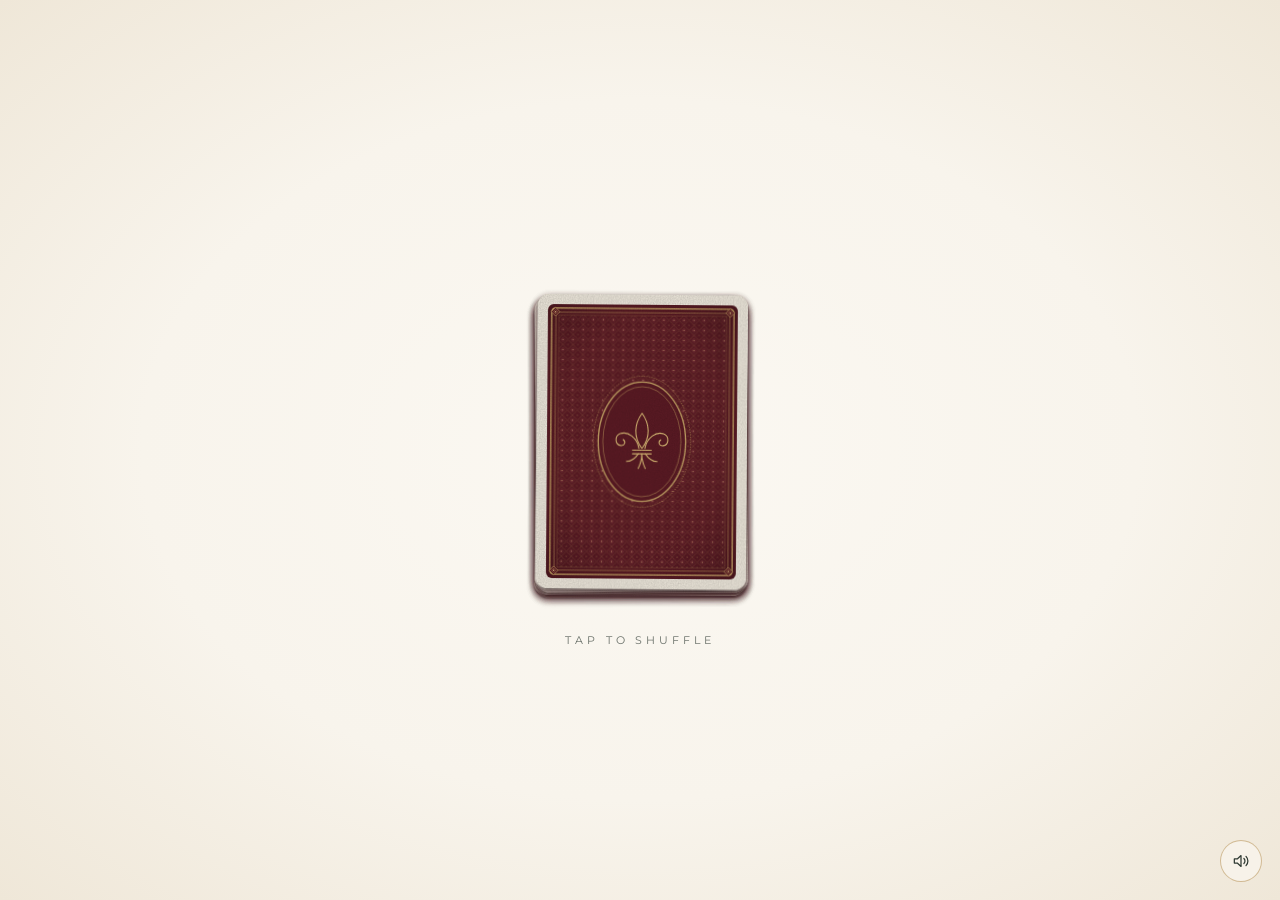
<file: index.html>
<!doctype html>
<html lang="en">
<head>
  <meta charset="utf-8">
  <meta name="viewport" content="width=device-width, initial-scale=1">
  <title>Ailsa ⚜ André · 01.08.28</title>
  <meta name="description" content="Ailsa and André are getting married in New Orleans, Louisiana on January 8, 2028.">
  <link rel="canonical" href="https://aneworleanswedding.com/">
  <meta property="og:type" content="website">
  <meta property="og:site_name" content="Ailsa ⚜ André">
  <meta property="og:url" content="https://aneworleanswedding.com/">
  <meta property="og:title" content="Ailsa ⚜ André">
  <meta property="og:description" content="Save the date · January 8, 2028 · New Orleans, Louisiana">
  <meta property="og:image" content="https://aneworleanswedding.com/assets/og-card-portrait.jpg?v=22">
  <meta property="og:image:type" content="image/jpeg">
  <meta property="og:image:width" content="1000">
  <meta property="og:image:height" content="1400">
  <meta property="og:image:alt" content="How about a New Orleans wedding? Written over a maroon fleur-de-lis playing card, above a gold parasol crossed with an Australian flag parasol">
  <meta name="twitter:card" content="summary_large_image">
  <meta name="twitter:title" content="Ailsa ⚜ André">
  <meta name="twitter:description" content="Save the date · January 8, 2028 · New Orleans, Louisiana">
  <meta name="twitter:image" content="https://aneworleanswedding.com/assets/og-card-portrait.jpg?v=22">
  <meta name="theme-color" content="#f8f4ec">
  <link rel="icon" href="favicon.svg" type="image/svg+xml">
  <link rel="apple-touch-icon" href="apple-touch-icon.png">
  <link rel="preconnect" href="https://fonts.googleapis.com">
  <link rel="preconnect" href="https://fonts.gstatic.com" crossorigin>
  <link href="https://fonts.googleapis.com/css2?family=Playfair+Display:wght@700;800&family=Cormorant+Garamond:wght@300;400;500&family=Montserrat:wght@400;500&display=swap" rel="stylesheet">
  <link rel="stylesheet" href="splash.css?v=20261128f">
</head>
<body>

  <!-- Shared drawings -->
  <svg width="0" height="0" style="position:absolute" aria-hidden="true">
    <defs>
      <symbol id="fdl" viewBox="0 2 100 102">
        <g fill="none" stroke="currentColor" stroke-width="1.8" stroke-linecap="round" stroke-linejoin="round">
          <path d="M50 6 C63 24 65 46 50 66 C35 46 37 24 50 6 Z"/>
          <path d="M55 66 C58 48 74 36 87 41 C97 45 96 60 86 61 C79 62 77 54 82 51"/>
          <path d="M45 66 C42 48 26 36 13 41 C3 45 4 60 14 61 C21 62 23 54 18 51"/>
          <path d="M34 69 H66 M34 75 H66"/>
          <path d="M50 75 C50 86 47 94 44 100 M50 75 C50 86 53 94 56 100"/>
          <path d="M44 75 C38 84 30 88 24 88 M56 75 C62 84 70 88 76 88"/>
        </g>
      </symbol>
      <symbol id="heart" viewBox="0 0 100 92">
        <path fill="currentColor" d="M50 91 C45 79 3 57 3 29 C3 12 15 2 28.5 2 C39 2 46.5 9 50 18 C53.5 9 61 2 71.5 2 C85 2 97 12 97 29 C97 57 55 79 50 91 Z"/>
      </symbol>
      <!-- Card back: printed maroon panel, gold lattice, foil frame, medallion -->
      <linearGradient id="foil" x1="0" y1="0" x2="1" y2="1">
        <stop offset="0" stop-color="#cfae6c"/>
        <stop offset=".5" stop-color="#c3a061"/>
        <stop offset="1" stop-color="#cba86a"/>
      </linearGradient>
      <radialGradient id="panelShade" cx="50%" cy="50%" r="72%">
        <stop offset="0" stop-color="#000" stop-opacity="0"/>
        <stop offset=".6" stop-color="#000" stop-opacity="0"/>
        <stop offset="1" stop-color="#000" stop-opacity=".18"/>
      </radialGradient>
      <pattern id="lattice" width="12" height="12" patternUnits="userSpaceOnUse">
        <rect width="12" height="12" fill="#5c1a24"/>
        <path d="M6 0L12 6L6 12L0 6Z" fill="none" stroke="#d2ad66" stroke-opacity=".5" stroke-width=".45"/>
        <path d="M6 3.2L8.8 6L6 8.8L3.2 6Z" fill="#6c222e" stroke="#d2ad66" stroke-opacity=".35" stroke-width=".3"/>
        <circle cx="6" cy="6" r=".65" fill="#e0bf7c"/>
        <circle cx="0" cy="0" r=".55" fill="#d2ad66" fill-opacity=".75"/>
        <circle cx="12" cy="0" r=".55" fill="#d2ad66" fill-opacity=".75"/>
        <circle cx="0" cy="12" r=".55" fill="#d2ad66" fill-opacity=".75"/>
        <circle cx="12" cy="12" r=".55" fill="#d2ad66" fill-opacity=".75"/>
      </pattern>
      <symbol id="rosette" viewBox="-6 -6 12 12" overflow="visible">
        <path d="M0 -5.2L5.2 0L0 5.2L-5.2 0Z" fill="#5c1a24" stroke="url(#foil)" stroke-width=".8"/>
        <path d="M0 -2.6L2.6 0L0 2.6L-2.6 0Z" fill="none" stroke="#d2ad66" stroke-width=".45"/>
        <circle r=".9" fill="#e6c887"/>
      </symbol>
      <symbol id="cardback" viewBox="0 0 250 350">
        <rect width="250" height="350" fill="#efe9dd"/>
        <rect x="12" y="12" width="226" height="326" rx="7" fill="#5c1a24"/>
        <rect x="25" y="25" width="200" height="300" fill="url(#lattice)"/>
        <rect x="12" y="12" width="226" height="326" rx="7" fill="url(#panelShade)"/>
        <rect x="16.5" y="16.5" width="217" height="317" rx="4.5" fill="none" stroke="url(#foil)" stroke-width="1.5"/>
        <rect x="21.5" y="21.5" width="207" height="307" rx="2" fill="none" stroke="#d2ad66" stroke-width=".6"/>
        <rect x="25" y="25" width="200" height="300" fill="none" stroke="#d2ad66" stroke-opacity=".6" stroke-width=".4"/>
        <use href="#rosette" x="15" y="15" width="12" height="12"/>
        <use href="#rosette" x="223" y="15" width="12" height="12"/>
        <use href="#rosette" x="15" y="323" width="12" height="12"/>
        <use href="#rosette" x="223" y="323" width="12" height="12"/>
        <ellipse cx="125" cy="175" rx="58" ry="78" fill="none" stroke="#d2ad66" stroke-width=".6" stroke-dasharray=".6 2.4" stroke-linecap="round"/>
        <ellipse cx="125" cy="175" rx="52" ry="71" fill="#5c1a24" stroke="url(#foil)" stroke-width="1.6"/>
        <ellipse cx="125" cy="175" rx="46.5" ry="65.5" fill="none" stroke="#d2ad66" stroke-width=".55"/>
        <use href="#fdl" x="90" y="138" width="70" height="72" style="color:#ddbb76"/>
      </symbol>
    </defs>
  </svg>

  <main class="table" id="table" aria-label="Ailsa and André">
    <template id="card-tpl">
      <div class="card">
        <div class="card-inner">
          <div class="face back">
            <svg class="back-art" viewBox="0 0 250 350" preserveAspectRatio="none" aria-hidden="true"><use href="#cardback"/></svg>
          </div>
        </div>
      </div>
    </template>

    <template id="ace-front">
      <div class="face front">
        <div class="corner tl"><span>A</span><svg><use href="#heart"/></svg></div>
        <svg class="pip"><use href="#heart"/></svg>
        <div class="corner br"><span>A</span><svg><use href="#heart"/></svg></div>
      </div>
    </template>
  </main>

  <p class="prompt" id="prompt">Tap to shuffle</p>
  <a class="enter" id="enter" href="home.html">Geaux</a>

  <button class="sound" id="sound" type="button" aria-label="Sound" aria-pressed="true" title="Sound on/off">
    <svg viewBox="0 0 24 24" fill="none" stroke="currentColor" stroke-width="1.5" stroke-linecap="round" stroke-linejoin="round" aria-hidden="true">
      <path d="M4 9.5h3.5L12 5.5v13l-4.5-4H4z"/>
      <path class="wave" d="M15.5 9a4.2 4.2 0 0 1 0 6M18 6.5a7.8 7.8 0 0 1 0 11"/>
      <path class="cross" d="M16 9.5l5 5M21 9.5l-5 5"/>
    </svg>
  </button>

  <!-- "When the Saints Go Marching In" (traditional), performed by the Gateway Brass of the United States
       Air Force Band of the West. U.S. federal government work: public domain. 1:50–2:40 instrumental section, slowed to 85 bpm, looped. -->
  <audio id="music" src="assets/audio/saints-brass.mp3?v=20261127f" preload="none" loop></audio>

  <script src="splash.js?v=20261128f"></script>
</body>
</html>
</file>
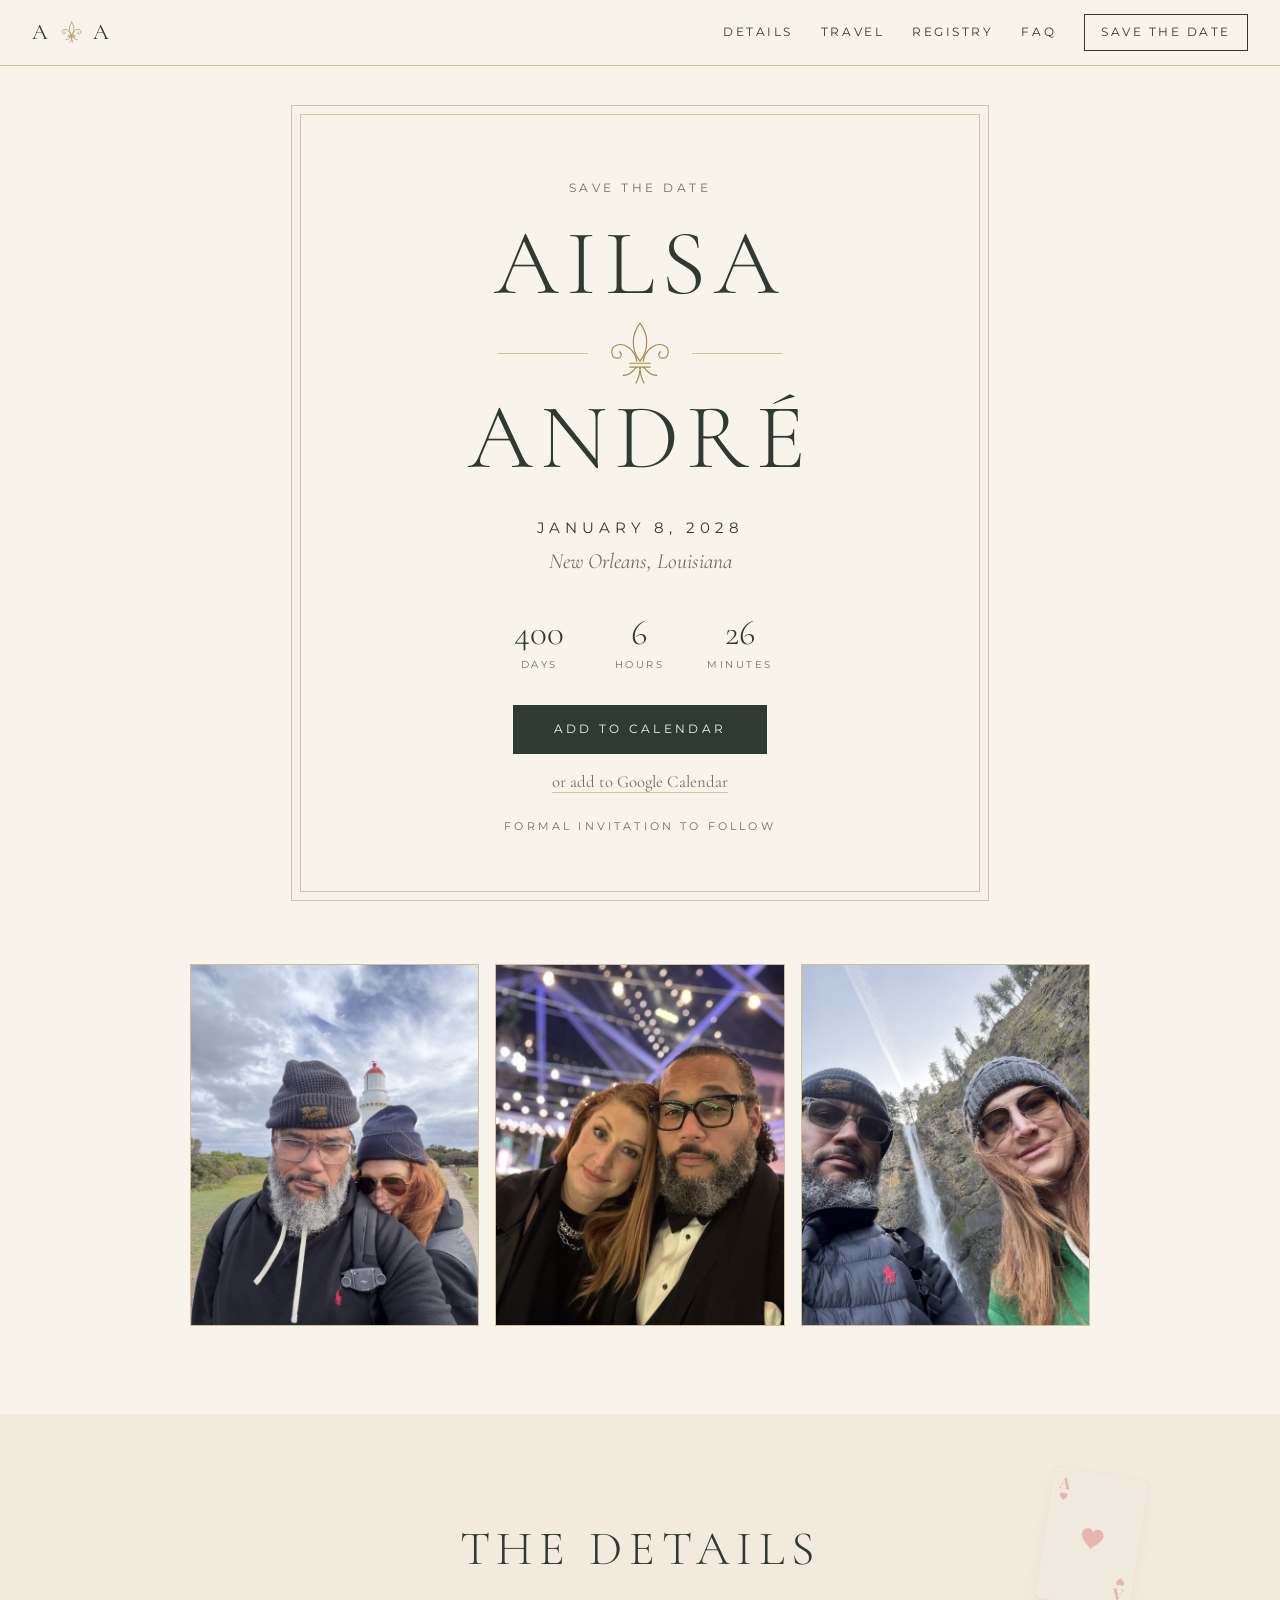
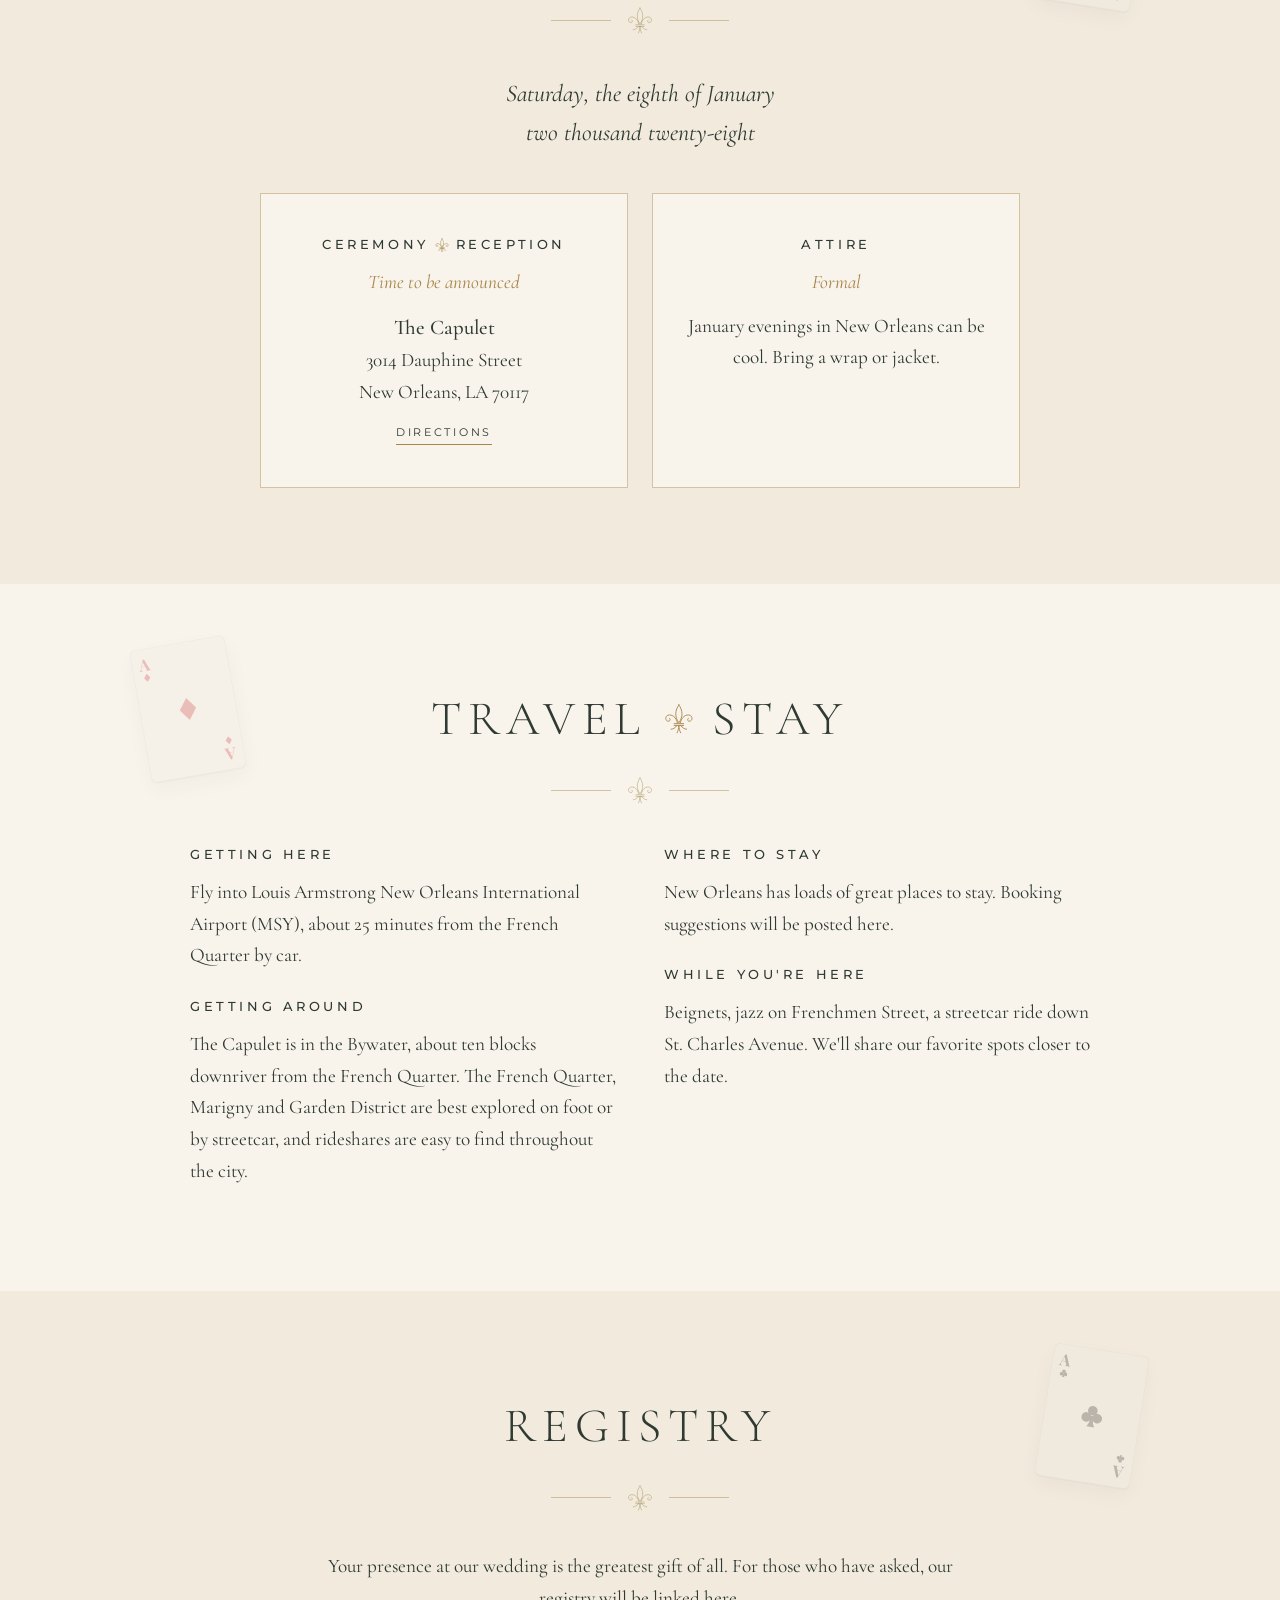
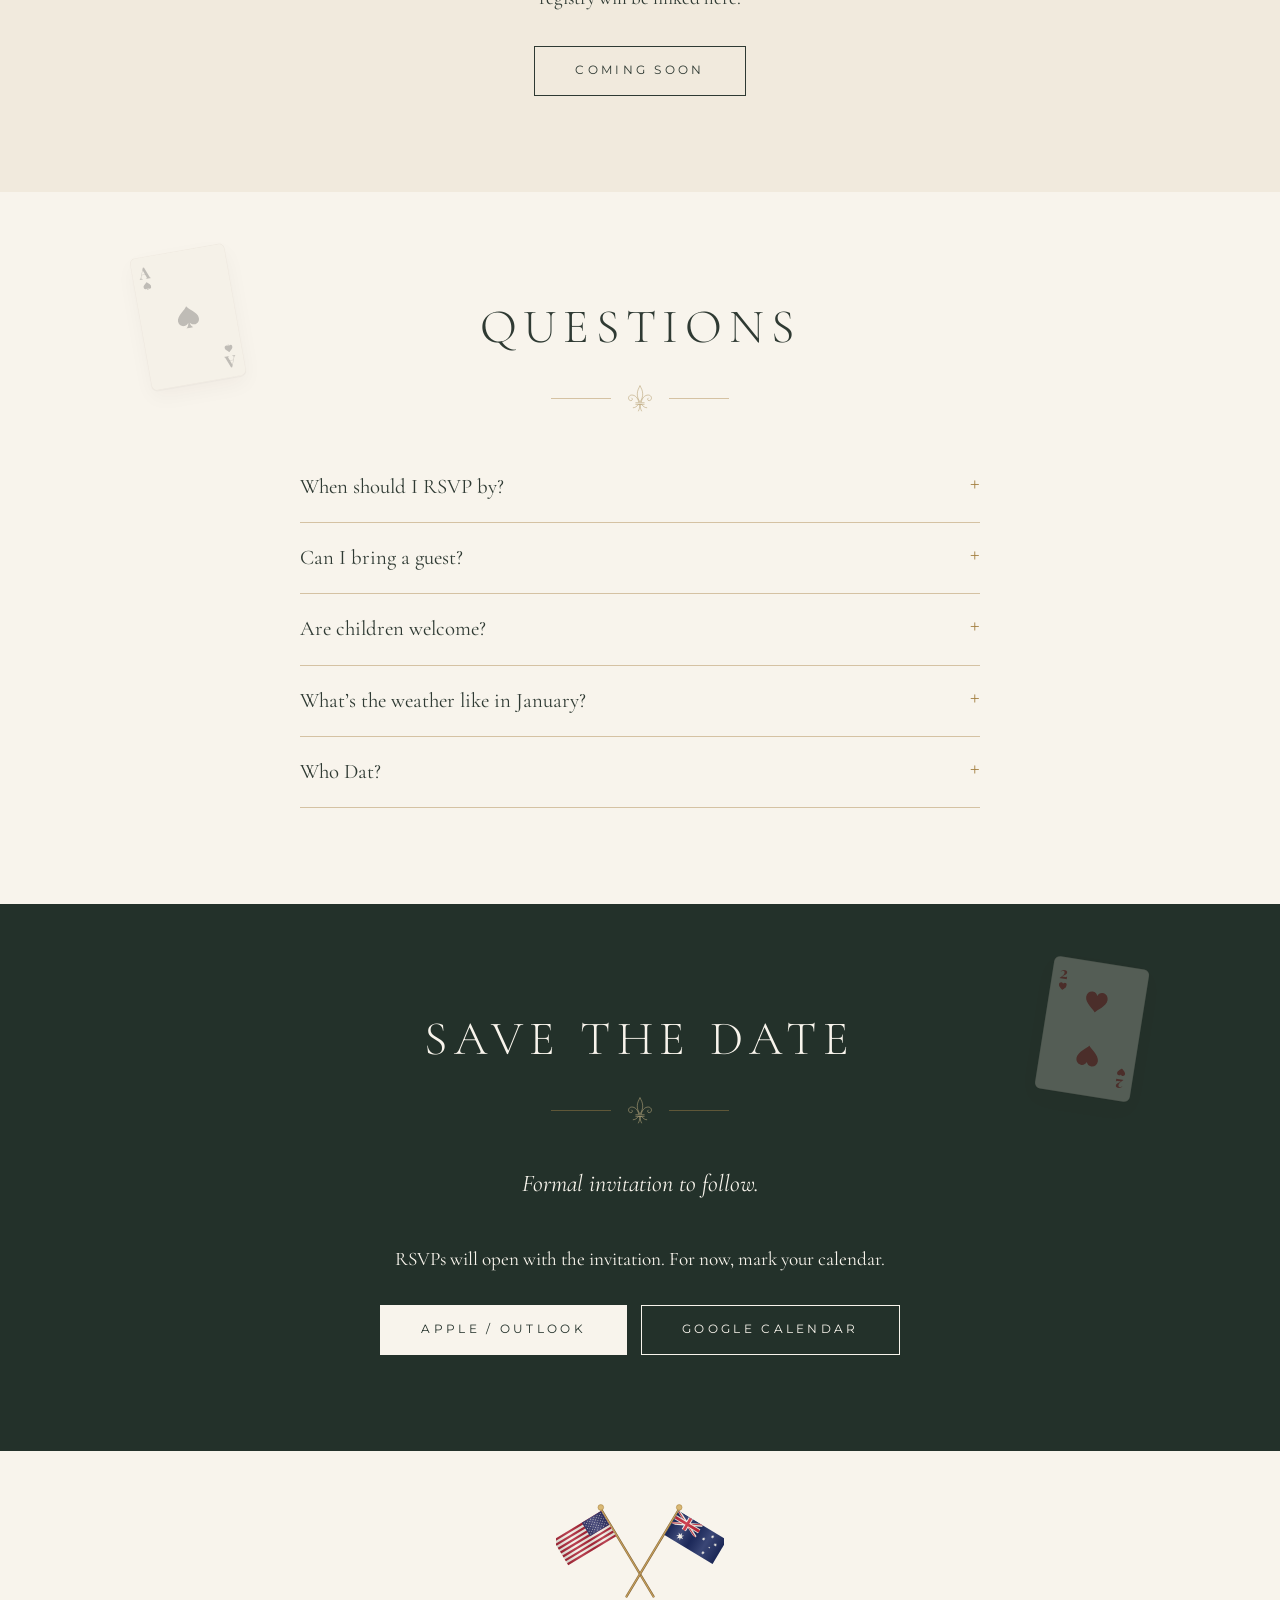
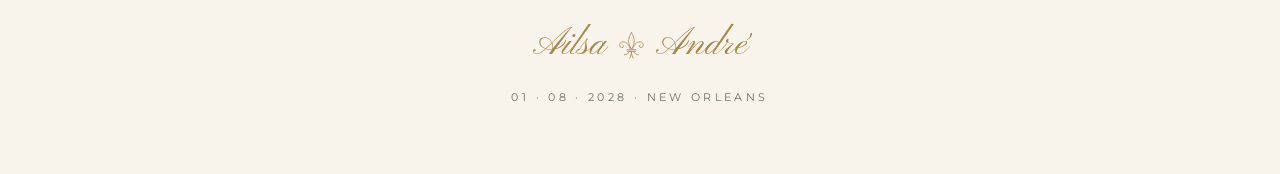
<file: home.html>
<!doctype html>
<html lang="en">
<head>
  <meta charset="utf-8">
  <meta name="viewport" content="width=device-width, initial-scale=1">
  <title>Ailsa ⚜ André · 01.08.28</title>
  <meta name="description" content="Ailsa and André are getting married in New Orleans, Louisiana on January 8, 2028.">
  <link rel="canonical" href="https://aneworleanswedding.com/home.html">
  <meta property="og:type" content="website">
  <meta property="og:site_name" content="Ailsa ⚜ André">
  <meta property="og:url" content="https://aneworleanswedding.com/home.html">
  <meta property="og:title" content="Ailsa ⚜ André">
  <meta property="og:description" content="Save the date · January 8, 2028 · New Orleans, Louisiana">
  <meta property="og:image" content="https://aneworleanswedding.com/assets/og-card-portrait.jpg?v=22">
  <meta property="og:image:type" content="image/jpeg">
  <meta property="og:image:width" content="1000">
  <meta property="og:image:height" content="1400">
  <meta property="og:image:alt" content="How about a New Orleans wedding? Written over a maroon fleur-de-lis playing card, above a gold parasol crossed with an Australian flag parasol">
  <meta name="twitter:card" content="summary_large_image">
  <meta name="twitter:title" content="Ailsa ⚜ André">
  <meta name="twitter:description" content="Save the date · January 8, 2028 · New Orleans, Louisiana">
  <meta name="twitter:image" content="https://aneworleanswedding.com/assets/og-card-portrait.jpg?v=22">
  <meta name="theme-color" content="#f8f4ec">
  <link rel="icon" href="favicon.svg" type="image/svg+xml">
  <link rel="apple-touch-icon" href="apple-touch-icon.png">
  <link rel="preconnect" href="https://fonts.googleapis.com">
  <link rel="preconnect" href="https://fonts.gstatic.com" crossorigin>
  <link href="https://fonts.googleapis.com/css2?family=Playfair+Display:wght@700&family=Cormorant+Garamond:ital,wght@0,300;0,400;0,500;1,300;1,400&family=Pinyon+Script&family=Montserrat:wght@400;500&display=swap" rel="stylesheet">
  <link rel="stylesheet" href="styles.css?v=20261127r">
</head>
<body>

  <svg width="0" height="0" style="position:absolute" aria-hidden="true">
    <defs>
      <symbol id="fdl" viewBox="0 2 100 102">
        <g fill="none" stroke="currentColor" stroke-linecap="round" stroke-linejoin="round" style="stroke-width: var(--fdl-stroke, 1.8)">
          <path d="M50 6 C63 24 65 46 50 66 C35 46 37 24 50 6 Z"/>
          <path d="M55 66 C58 48 74 36 87 41 C97 45 96 60 86 61 C79 62 77 54 82 51"/>
          <path d="M45 66 C42 48 26 36 13 41 C3 45 4 60 14 61 C21 62 23 54 18 51"/>
          <path d="M34 69 H66 M34 75 H66"/>
          <path d="M50 75 C50 86 47 94 44 100 M50 75 C50 86 53 94 56 100"/>
          <path d="M44 75 C38 84 30 88 24 88 M56 75 C62 84 70 88 76 88"/>
        </g>
      </symbol>
      <symbol id="s-heart" viewBox="0 0 100 92"><path fill="currentColor" d="M50 91 C45 79 3 57 3 29 C3 12 15 2 28.5 2 C39 2 46.5 9 50 18 C53.5 9 61 2 71.5 2 C85 2 97 12 97 29 C97 57 55 79 50 91 Z"/></symbol>
      <symbol id="s-diamond" viewBox="0 0 100 100"><path fill="currentColor" d="M50 2 L86 50 L50 98 L14 50 Z"/></symbol>
      <symbol id="s-spade" viewBox="0 0 100 100"><path fill="currentColor" d="M50 3 C55 16 96 38 96 62 C96 78 84 86 72 86 C63 86 56 81 53 75 C54 84 57 92 65 98 L35 98 C43 92 46 84 47 75 C44 81 37 86 28 86 C16 86 4 78 4 62 C4 38 45 16 50 3 Z"/></symbol>
      <symbol id="s-club" viewBox="0 0 100 100"><g fill="currentColor"><circle cx="50" cy="27" r="21"/><circle cx="26" cy="58" r="21"/><circle cx="74" cy="58" r="21"/><path d="M44 50 C44 76 40 88 32 98 L68 98 C60 88 56 76 56 50 Z"/></g></symbol>
    </defs>
  </svg>

  <header class="site-header">
    <a class="monogram" href="#top" aria-label="Ailsa and André, home">A<svg class="fdl-mark" aria-hidden="true"><use href="#fdl"/></svg>A</a>
    <button class="nav-toggle" aria-expanded="false" aria-controls="nav">Menu</button>
    <nav id="nav" class="nav">
      <a href="#details">Details</a>
      <a href="#travel">Travel</a>
      <a href="#registry">Registry</a>
      <a href="#faq">FAQ</a>
      <a href="#save-the-date" class="nav-rsvp">Save the Date</a>
    </nav>
  </header>

  <main id="top">

    <!-- HERO -->
    <section class="hero">
      <div class="hero-frame">
        <p class="eyebrow">Save the date</p>
        <h1 class="names">
          <span class="name">Ailsa</span>
          <span class="emblem">
            <span class="rule"></span>
            <svg aria-hidden="true"><use href="#fdl"/></svg>
            <span class="visually-hidden">and</span>
            <span class="rule"></span>
          </span>
          <span class="name">André</span>
        </h1>
        <p class="date">January 8, 2028</p>
        <p class="place">New Orleans, Louisiana</p>
        <ul class="countdown" aria-live="polite">
          <li><span id="cd-days">--</span><small>Days</small></li>
          <li><span id="cd-hours">--</span><small>Hours</small></li>
          <li><span id="cd-mins">--</span><small>Minutes</small></li>
        </ul>
        <a class="btn" href="assets/save-the-date.ics" download="Ailsa-and-Andre-save-the-date.ics">Add to Calendar</a>
        <p class="cal-alt"><a href="https://calendar.google.com/calendar/render?action=TEMPLATE&amp;text=Ailsa+and+Andr%C3%A9%E2%80%99s+Wedding&amp;dates=20280108%2F20280109&amp;location=The+Capulet%2C+3014+Dauphine+Street%2C+New+Orleans%2C+LA+70117&amp;details=Save+the+date%21+Formal+invitation+to+follow.+https%3A%2F%2Faneworleanswedding.com" target="_blank" rel="noopener">or add to Google Calendar</a></p>
        <p class="invite-note">Formal invitation to follow</p>
      </div>
    </section>

    <!-- PHOTOS -->
    <section class="section photos" aria-label="Photos of Ailsa and André">
      <div class="photo-row">
        <figure class="photo"><img src="assets/photos/lighthouse.jpg" alt="Ailsa resting her head on André's shoulder in front of a white lighthouse" loading="lazy" style="object-position: 50% 45%"></figure>
        <figure class="photo"><img src="assets/photos/string-lights.jpg" alt="Ailsa and André dressed up for a night out under string lights" loading="lazy" style="object-position: 50% 42%"></figure>
        <figure class="photo"><img src="assets/photos/waterfall.jpg" alt="Ailsa and André in front of a tall waterfall" loading="lazy" style="object-position: 50% 45%"></figure>
      </div>
    </section>

    <!-- DETAILS -->
    <section id="details" class="section section-alt">
      <div class="deco-card deco-right red" aria-hidden="true">
        <span class="idx tl"><b>A</b><svg viewBox="0 0 100 92"><use href="#s-heart"/></svg></span>
        <span class="pip"><svg viewBox="0 0 100 92"><use href="#s-heart"/></svg></span>
        <span class="idx br"><b>A</b><svg viewBox="0 0 100 92"><use href="#s-heart"/></svg></span>
      </div>
      <h2 class="section-title">The Details</h2>
      <div class="divider" aria-hidden="true"><img src="assets/fleur-de-lis.svg" alt=""></div>
      <p class="lede">Saturday, the eighth of January<br>two thousand twenty-eight</p>
      <div class="cards">
        <article class="card">
          <h3>Ceremony<svg class="fdl-mark" aria-hidden="true"><use href="#fdl"/></svg><span class="visually-hidden">and</span>Reception</h3>
          <p class="time">Time to be announced</p>
          <p><strong class="venue">The Capulet</strong><br>3014 Dauphine Street<br>New Orleans, LA 70117</p>
          <a class="map-link" href="https://www.google.com/maps/search/?api=1&amp;query=Capulet%2C+3014+Dauphine+St%2C+New+Orleans%2C+LA+70117" target="_blank" rel="noopener">Directions</a>
        </article>
        <article class="card">
          <h3>Attire</h3>
          <p class="time">Formal</p>
          <p>January evenings in New Orleans can be cool. Bring a wrap or jacket.</p>
        </article>
      </div>
    </section>

    <!-- TRAVEL -->
    <section id="travel" class="section">
      <div class="deco-card deco-left red" aria-hidden="true">
        <span class="idx tl"><b>A</b><svg viewBox="0 0 100 100"><use href="#s-diamond"/></svg></span>
        <span class="pip"><svg viewBox="0 0 100 100"><use href="#s-diamond"/></svg></span>
        <span class="idx br"><b>A</b><svg viewBox="0 0 100 100"><use href="#s-diamond"/></svg></span>
      </div>
      <h2 class="section-title">Travel<svg class="fdl-mark" aria-hidden="true"><use href="#fdl"/></svg><span class="visually-hidden">and</span>Stay</h2>
      <div class="divider" aria-hidden="true"><img src="assets/fleur-de-lis.svg" alt=""></div>
      <div class="two-col">
        <div>
          <h3>Getting Here</h3>
          <p>Fly into Louis Armstrong New Orleans International Airport (MSY), about 25 minutes from the French Quarter by car.</p>
          <h3>Getting Around</h3>
          <p>The Capulet is in the Bywater, about ten blocks downriver from the French Quarter. The French Quarter, Marigny and Garden District are best explored on foot or by streetcar, and rideshares are easy to find throughout the city.</p>
        </div>
        <div>
          <h3>Where to Stay</h3>
          <p>New Orleans has loads of great places to stay. Booking suggestions will be posted here.</p>
          <h3>While You're Here</h3>
          <p>Beignets, jazz on Frenchmen Street, a streetcar ride down St. Charles Avenue. We'll share our favorite spots closer to the date.</p>
        </div>
      </div>
    </section>

    <!-- REGISTRY -->
    <section id="registry" class="section section-alt">
      <div class="deco-card deco-right black" aria-hidden="true">
        <span class="idx tl"><b>A</b><svg viewBox="0 0 100 100"><use href="#s-club"/></svg></span>
        <span class="pip"><svg viewBox="0 0 100 100"><use href="#s-club"/></svg></span>
        <span class="idx br"><b>A</b><svg viewBox="0 0 100 100"><use href="#s-club"/></svg></span>
      </div>
      <h2 class="section-title">Registry</h2>
      <div class="divider" aria-hidden="true"><img src="assets/fleur-de-lis.svg" alt=""></div>
      <div class="prose">
        <p>Your presence at our wedding is the greatest gift of all. For those who have asked, our registry will be linked here.</p>
      </div>
      <a class="btn btn-outline" href="#registry">Coming Soon</a>
    </section>

    <!-- FAQ -->
    <section id="faq" class="section">
      <div class="deco-card deco-left black" aria-hidden="true">
        <span class="idx tl"><b>A</b><svg viewBox="0 0 100 100"><use href="#s-spade"/></svg></span>
        <span class="pip"><svg viewBox="0 0 100 100"><use href="#s-spade"/></svg></span>
        <span class="idx br"><b>A</b><svg viewBox="0 0 100 100"><use href="#s-spade"/></svg></span>
      </div>
      <h2 class="section-title">Questions</h2>
      <div class="divider" aria-hidden="true"><img src="assets/fleur-de-lis.svg" alt=""></div>
      <div class="faq">
        <details>
          <summary>When should I RSVP by?</summary>
          <p>Now, tickets are going fast! (Kidding. RSVPs open with the formal invitation.)</p>
        </details>
        <details>
          <summary>Can I bring a guest?</summary>
          <p>If they are a) mentioned in your invite and b) cool, then YES.</p>
        </details>
        <details>
          <summary>Are children welcome?</summary>
          <p>Yours? Maybe. See above.</p>
        </details>
        <details>
          <summary>What’s the weather like in January?</summary>
          <p>Cold. In New Orleans, less cold. Plan accordingly.</p>
        </details>
        <details>
          <summary>Who Dat?</summary>
          <p>Say they gon’ beat them Saints?</p>
        </details>
      </div>
    </section>

    <!-- SAVE THE DATE -->
    <section id="save-the-date" class="section section-dark">
      <div class="deco-card deco-right red" aria-hidden="true">
        <span class="idx tl"><b>2</b><svg viewBox="0 0 100 92"><use href="#s-heart"/></svg></span>
        <span class="pip pip-top"><svg viewBox="0 0 100 92"><use href="#s-heart"/></svg></span><span class="pip pip-bot"><svg viewBox="0 0 100 92"><use href="#s-heart"/></svg></span>
        <span class="idx br"><b>2</b><svg viewBox="0 0 100 92"><use href="#s-heart"/></svg></span>
      </div>
      <h2 class="section-title">Save the Date</h2>
      <div class="divider" aria-hidden="true"><img src="assets/fleur-de-lis.svg" alt=""></div>
      <p class="lede">Formal invitation to follow.</p>
      <p>RSVPs will open with the invitation. For now, mark your calendar.</p>
      <div class="cal-buttons">
        <a class="btn btn-light" href="assets/save-the-date.ics" download="Ailsa-and-Andre-save-the-date.ics">Apple / Outlook</a>
        <a class="btn btn-light btn-outline-light" href="https://calendar.google.com/calendar/render?action=TEMPLATE&amp;text=Ailsa+and+Andr%C3%A9%E2%80%99s+Wedding&amp;dates=20280108%2F20280109&amp;location=The+Capulet%2C+3014+Dauphine+Street%2C+New+Orleans%2C+LA+70117&amp;details=Save+the+date%21+Formal+invitation+to+follow.+https%3A%2F%2Faneworleanswedding.com" target="_blank" rel="noopener">Google Calendar</a>
      </div>
    </section>

  </main>

  <footer class="site-footer">
    <img class="footer-flags" src="assets/crossed-flags.svg" width="240" height="150" alt="An Australian flag and an American flag crossed at the poles">
    <p class="footer-names">Ailsa<svg class="fdl-mark" aria-hidden="true"><use href="#fdl"/></svg><span class="visually-hidden">and</span>André</p>
    <p>01 · 08 · 2028 · New Orleans</p>
  </footer>

  <script src="script.js?v=20261125b"></script>
</body>
</html>
</file>
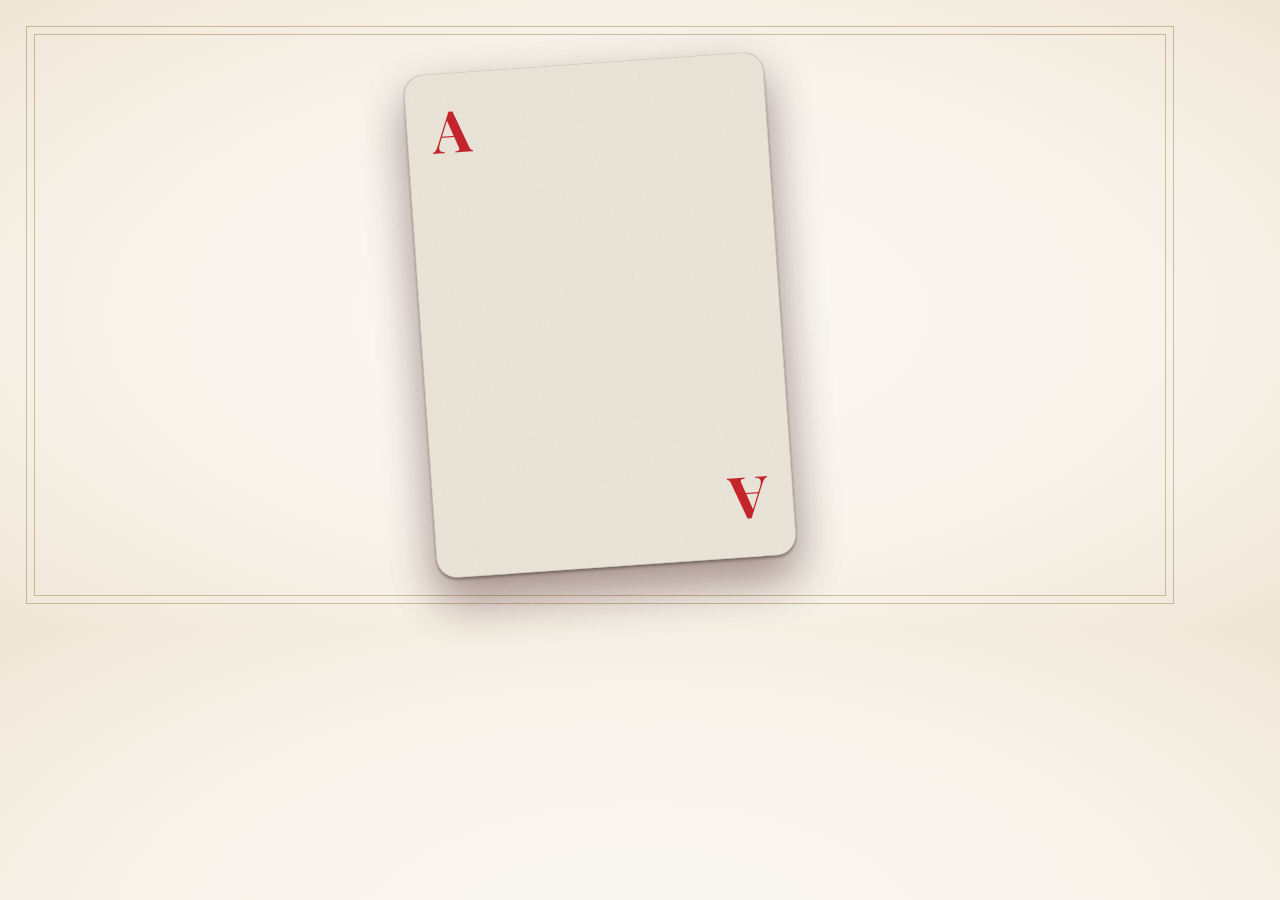
<file: tools/preview-card.html>
<!doctype html>
<html lang="en">
<head>
<meta charset="utf-8">
<title>Card link preview source</title>
<link href="https://fonts.googleapis.com/css2?family=Playfair+Display:wght@700&display=swap" rel="stylesheet">
<style>
  :root { --red:#c9252c; --card:#efe9dd; --line:rgba(168,133,74,.5); }
  * { box-sizing: border-box; margin: 0; }
  body { width: 1200px; height: 630px; overflow: hidden; position: relative;
    background: radial-gradient(ellipse at center, #fbf8f2 0%, #f8f4ec 55%, #efe6d6 100%); }
  .frame { position: absolute; inset: 26px; border: 1px solid var(--line); outline: 1px solid var(--line); outline-offset: -9px; }
  .card { position: absolute; left: 50%; top: 50%; width: 360px; height: 504px; margin: -252px 0 0 -180px;
    border-radius: 20px; overflow: hidden; transform: rotate(-4deg);
    box-shadow: inset 0 0 0 .5px rgba(60,30,20,.2), 0 2px 3px rgba(0,0,0,.2), 0 22px 46px rgba(60,18,24,.26); }
  .card::after { content: ""; position: absolute; inset: 0; mix-blend-mode: multiply; pointer-events: none;
    background-image: url("data:image/svg+xml,%3Csvg xmlns='http://www.w3.org/2000/svg' width='140' height='140'%3E%3Cfilter id='n'%3E%3CfeTurbulence type='fractalNoise' baseFrequency='.85' numOctaves='2' stitchTiles='stitch'/%3E%3CfeColorMatrix values='0 0 0 0 0 0 0 0 0 0 0 0 0 0 0 0 0 0 .55 0'/%3E%3C/filter%3E%3Crect width='100%25' height='100%25' filter='url(%23n)'/%3E%3C/svg%3E"); }
  .back::after { opacity: .3; } .front::after { opacity: .09; }
  .back svg.art { width: 100%; height: 100%; display: block; }
  .front { background: var(--card); color: var(--red); }
  .corner { position: absolute; display: flex; flex-direction: column; align-items: center; line-height: .9; }
  .corner span { font-family: "Playfair Display", Georgia, serif; font-weight: 700; font-size: 58px; }
  .corner svg { width: 27px; height: 25px; margin-top: 7px; }
  .tl { top: 30px; left: 26px; } .br { bottom: 30px; right: 26px; transform: rotate(180deg); }
  .pip { position: absolute; left: 50%; top: 50%; width: 76px; height: 70px; transform: translate(-50%,-50%); }
  body.side-front .back, body.side-back .front { display: none; }
</style>
</head>
<body>
<!--DEFS-->
<div class="frame"></div>
<div class="card back"><svg class="art" viewBox="0 0 250 350"><use href="#cardback"/></svg></div>
<div class="card front">
  <div class="corner tl"><span>A</span><svg viewBox="0 0 100 92"><use href="#heart"/></svg></div>
  <svg class="pip" viewBox="0 0 100 92"><use href="#heart"/></svg>
  <div class="corner br"><span>A</span><svg viewBox="0 0 100 92"><use href="#heart"/></svg></div>
</div>
</body>
</html>
</file>
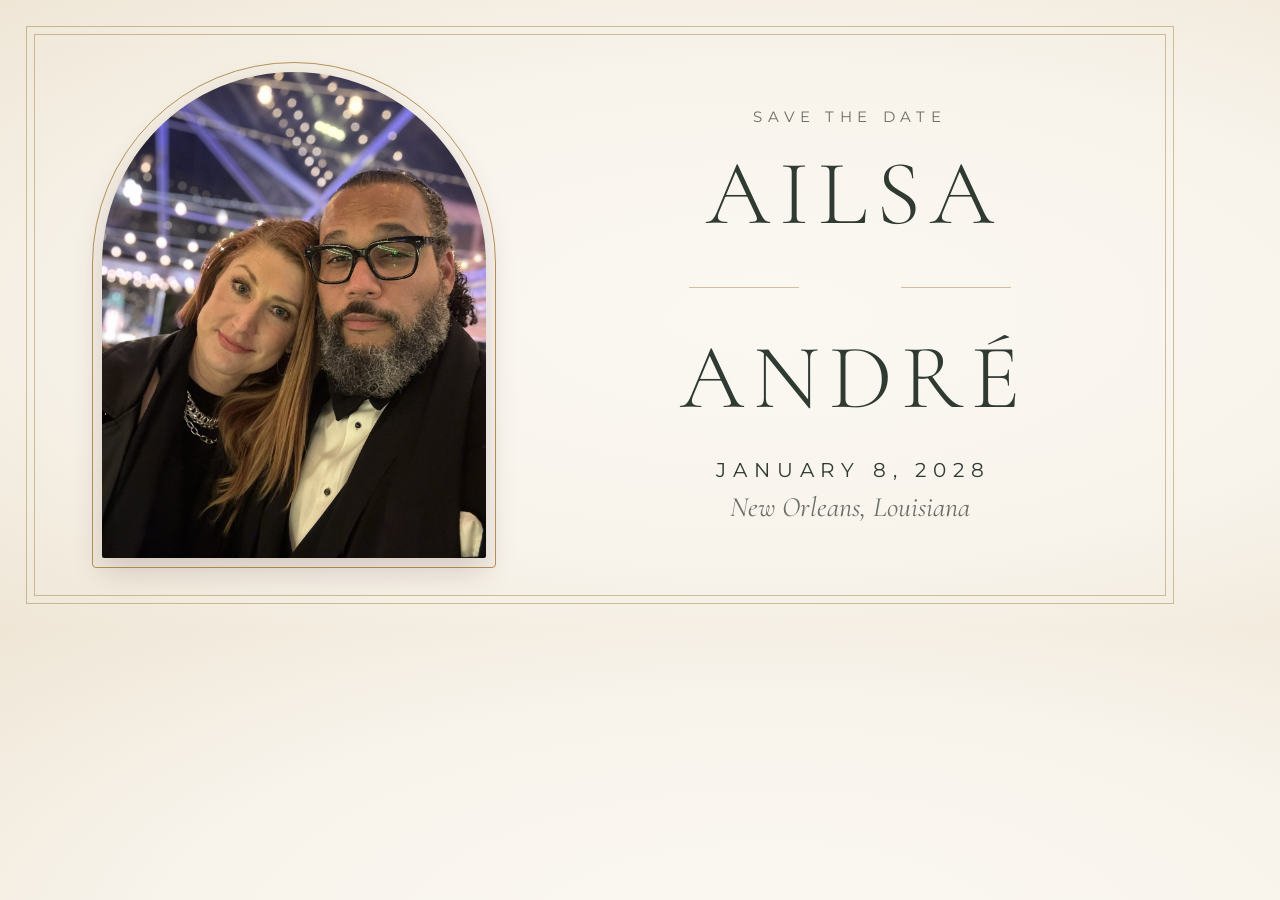
<file: tools/preview-photo.html>
<!doctype html>
<html lang="en">
<head>
<meta charset="utf-8">
<title>Link preview source</title>
<link href="https://fonts.googleapis.com/css2?family=Playfair+Display:wght@700&family=Cormorant+Garamond:ital,wght@0,300;0,400;1,400&family=Montserrat:wght@400;500&display=swap" rel="stylesheet">
<style>
  :root { --paper:#f8f4ec; --ink:#2f3a33; --gold:#b8955a; --line:rgba(168,133,74,.5); --red:#c9252c; --card:#efe9dd; }
  * { box-sizing: border-box; margin: 0; }
  body { width: 1200px; height: 630px; overflow: hidden;
    background: radial-gradient(ellipse at 60% 50%, #fbf8f2 0%, var(--paper) 55%, #efe6d6 100%);
    font-family: "Cormorant Garamond", Georgia, serif; color: var(--ink); position: relative; }
  .frame { position: absolute; inset: 26px; border: 1px solid var(--line); outline: 1px solid var(--line); outline-offset: -9px; }
  .card { position: absolute; width: 250px; height: 350px; border-radius: 13px; overflow: hidden;
    box-shadow: 0 1px 2px rgba(0,0,0,.2), 0 14px 32px rgba(60,18,24,.22); }
  .card svg.art { width: 100%; height: 100%; display: block; }
  .card::after { content: ""; position: absolute; inset: 0; opacity: .3; mix-blend-mode: multiply;
    background-image: url("data:image/svg+xml,%3Csvg xmlns='http://www.w3.org/2000/svg' width='140' height='140'%3E%3Cfilter id='n'%3E%3CfeTurbulence type='fractalNoise' baseFrequency='.85' numOctaves='2' stitchTiles='stitch'/%3E%3CfeColorMatrix values='0 0 0 0 0 0 0 0 0 0 0 0 0 0 0 0 0 0 .55 0'/%3E%3C/filter%3E%3Crect width='100%25' height='100%25' filter='url(%23n)'/%3E%3C/svg%3E"); }
  .back { left: 108px; top: 146px; transform: rotate(-11deg); }
  .ace { left: 236px; top: 128px; transform: rotate(7deg); background: var(--card); color: var(--red); }
  .ace::after { opacity: .08; }
  .corner { position: absolute; display: flex; flex-direction: column; align-items: center; line-height: .9; }
  .corner span { font-family: "Playfair Display", Georgia, serif; font-weight: 700; font-size: 40px; }
  .corner svg { width: 19px; height: 18px; margin-top: 5px; }
  .tl { top: 21px; left: 18px; } .br { bottom: 21px; right: 18px; transform: rotate(180deg); }
  .pip { position: absolute; left: 50%; top: 50%; width: 54px; height: 50px; transform: translate(-50%,-50%); }
  .text { position: absolute; left: 600px; right: 60px; top: 0; bottom: 0; display: flex; flex-direction: column;
    align-items: center; justify-content: center; text-align: center; }
  .eyebrow { font-family: Montserrat, sans-serif; font-size: 15px; letter-spacing: .38em; text-transform: uppercase; color: #6c6f66; margin-bottom: 22px; }
  .name { font-weight: 300; font-size: 92px; letter-spacing: .1em; text-transform: uppercase; line-height: 1; padding-left: .1em; }
  .emblem { display: flex; align-items: center; gap: 22px; margin: 18px 0 14px; color: var(--gold); }
  .emblem .rule { width: 110px; height: 1px; background: var(--line); }
  .emblem svg { width: 58px; height: 60px; --fdl-stroke: 2; }
  .date { font-family: Montserrat, sans-serif; font-size: 20px; letter-spacing: .34em; margin-top: 34px; padding-left: .34em; }
  .place { font-style: italic; font-size: 28px; color: #6c6f66; margin-top: 8px; }
  .arch-wrap { position: absolute; left: 92px; top: 62px; width: 404px; height: 506px;
    border: 1px solid var(--gold); border-radius: 202px 202px 4px 4px; padding: 9px; }
  .arch { width: 100%; height: 100%; border-radius: 193px 193px 2px 2px; overflow: hidden;
    box-shadow: 0 12px 30px rgba(60,18,24,.18); }
  .arch img { width: 100%; height: 100%; object-fit: cover; object-position: 50% 36%; display: block; }
  .text { left: 560px; }
</style>
</head>
<body>
<!--DEFS-->
<div class="frame"></div>
<div class="arch-wrap"><div class="arch"><img src="../assets/photos/string-lights.jpg" alt=""></div></div>
<div class="text">
  <p class="eyebrow">Save the date</p>
  <p class="name">Ailsa</p>
  <div class="emblem"><span class="rule"></span><svg viewBox="0 2 100 102"><use href="#fdl"/></svg><span class="rule"></span></div>
  <p class="name">André</p>
  <p class="date">JANUARY 8, 2028</p>
  <p class="place">New Orleans, Louisiana</p>
</div>
</body>
</html>
</file>
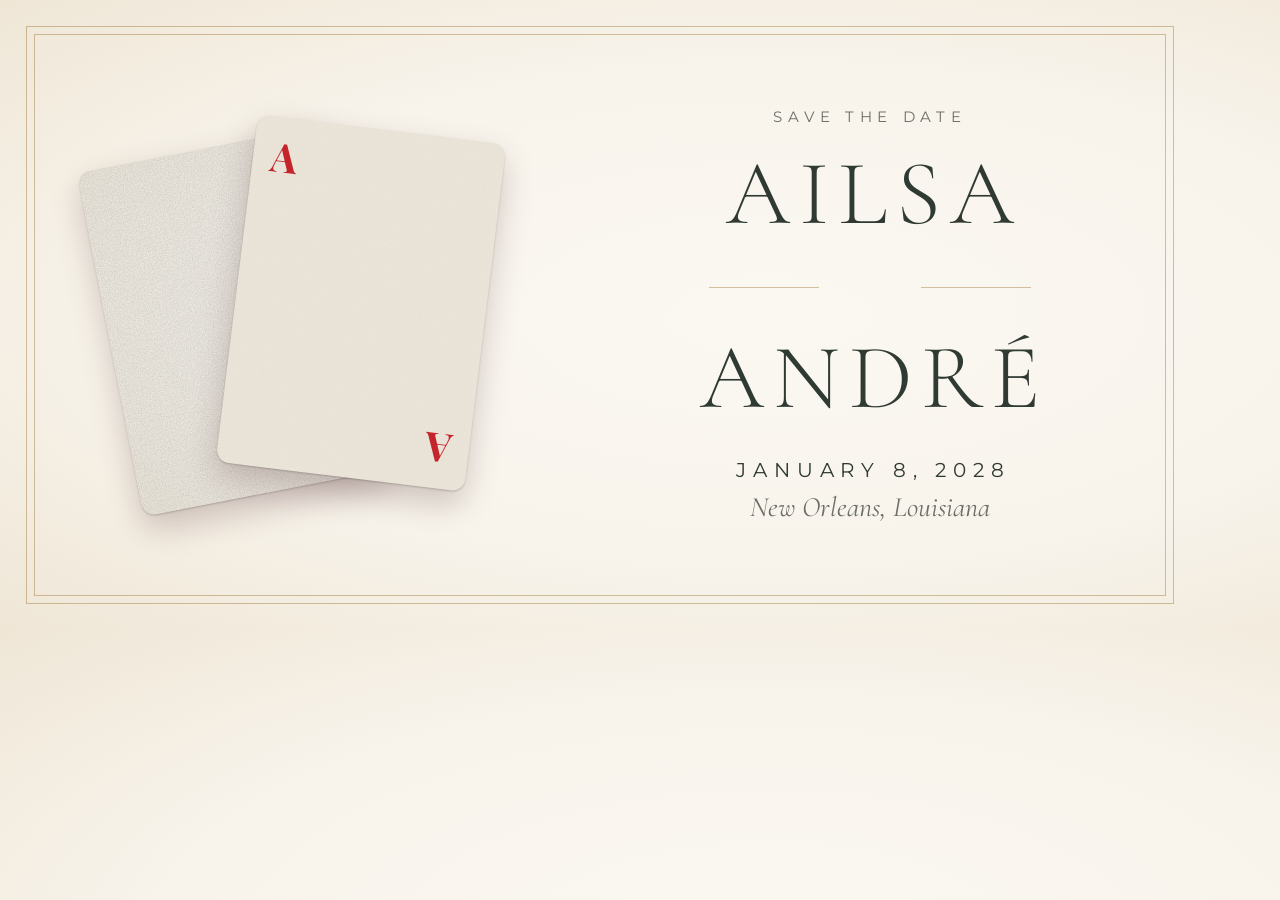
<file: tools/preview.html>
<!doctype html>
<html lang="en">
<head>
<meta charset="utf-8">
<title>Link preview source</title>
<link href="https://fonts.googleapis.com/css2?family=Playfair+Display:wght@700&family=Cormorant+Garamond:ital,wght@0,300;0,400;1,400&family=Montserrat:wght@400;500&display=swap" rel="stylesheet">
<style>
  :root { --paper:#f8f4ec; --ink:#2f3a33; --gold:#b8955a; --line:rgba(168,133,74,.5); --red:#c9252c; --card:#efe9dd; }
  * { box-sizing: border-box; margin: 0; }
  body { width: 1200px; height: 630px; overflow: hidden;
    background: radial-gradient(ellipse at 60% 50%, #fbf8f2 0%, var(--paper) 55%, #efe6d6 100%);
    font-family: "Cormorant Garamond", Georgia, serif; color: var(--ink); position: relative; }
  .frame { position: absolute; inset: 26px; border: 1px solid var(--line); outline: 1px solid var(--line); outline-offset: -9px; }
  .card { position: absolute; width: 250px; height: 350px; border-radius: 13px; overflow: hidden;
    box-shadow: 0 1px 2px rgba(0,0,0,.2), 0 14px 32px rgba(60,18,24,.22); }
  .card svg.art { width: 100%; height: 100%; display: block; }
  .card::after { content: ""; position: absolute; inset: 0; opacity: .3; mix-blend-mode: multiply;
    background-image: url("data:image/svg+xml,%3Csvg xmlns='http://www.w3.org/2000/svg' width='140' height='140'%3E%3Cfilter id='n'%3E%3CfeTurbulence type='fractalNoise' baseFrequency='.85' numOctaves='2' stitchTiles='stitch'/%3E%3CfeColorMatrix values='0 0 0 0 0 0 0 0 0 0 0 0 0 0 0 0 0 0 .55 0'/%3E%3C/filter%3E%3Crect width='100%25' height='100%25' filter='url(%23n)'/%3E%3C/svg%3E"); }
  .back { left: 108px; top: 146px; transform: rotate(-11deg); }
  .ace { left: 236px; top: 128px; transform: rotate(7deg); background: var(--card); color: var(--red); }
  .ace::after { opacity: .08; }
  .corner { position: absolute; display: flex; flex-direction: column; align-items: center; line-height: .9; }
  .corner span { font-family: "Playfair Display", Georgia, serif; font-weight: 700; font-size: 40px; }
  .corner svg { width: 19px; height: 18px; margin-top: 5px; }
  .tl { top: 21px; left: 18px; } .br { bottom: 21px; right: 18px; transform: rotate(180deg); }
  .pip { position: absolute; left: 50%; top: 50%; width: 54px; height: 50px; transform: translate(-50%,-50%); }
  .text { position: absolute; left: 600px; right: 60px; top: 0; bottom: 0; display: flex; flex-direction: column;
    align-items: center; justify-content: center; text-align: center; }
  .eyebrow { font-family: Montserrat, sans-serif; font-size: 15px; letter-spacing: .38em; text-transform: uppercase; color: #6c6f66; margin-bottom: 22px; }
  .name { font-weight: 300; font-size: 92px; letter-spacing: .1em; text-transform: uppercase; line-height: 1; padding-left: .1em; }
  .emblem { display: flex; align-items: center; gap: 22px; margin: 18px 0 14px; color: var(--gold); }
  .emblem .rule { width: 110px; height: 1px; background: var(--line); }
  .emblem svg { width: 58px; height: 60px; --fdl-stroke: 2; }
  .date { font-family: Montserrat, sans-serif; font-size: 20px; letter-spacing: .34em; margin-top: 34px; padding-left: .34em; }
  .place { font-style: italic; font-size: 28px; color: #6c6f66; margin-top: 8px; }
</style>
</head>
<body>
<!--DEFS-->
<div class="frame"></div>
<div class="card back"><svg class="art" viewBox="0 0 250 350"><use href="#cardback"/></svg></div>
<div class="card ace">
  <div class="corner tl"><span>A</span><svg viewBox="0 0 100 92"><use href="#heart"/></svg></div>
  <svg class="pip" viewBox="0 0 100 92"><use href="#heart"/></svg>
  <div class="corner br"><span>A</span><svg viewBox="0 0 100 92"><use href="#heart"/></svg></div>
</div>
<div class="text">
  <p class="eyebrow">Save the date</p>
  <p class="name">Ailsa</p>
  <div class="emblem"><span class="rule"></span><svg viewBox="0 2 100 102"><use href="#fdl"/></svg><span class="rule"></span></div>
  <p class="name">André</p>
  <p class="date">JANUARY 8, 2028</p>
  <p class="place">New Orleans, Louisiana</p>
</div>
</body>
</html>
</file>
<file: splash.css>
:root {
  --paper: #f8f4ec;
  --ink: #2f3a33;
  --gold: #c9a45f;
  --deep: #23312a;
  --maroon: #5c1a24;
  --red: #c9252c;
  --card: #efe9dd;
  --w: clamp(150px, 30vmin, 210px);
  --h: calc(var(--w) * 1.4);
  --r: calc(var(--w) * 0.055);
  --lift: -5vh;      /* how far the ace rises */
  --grow: 1.2;       /* how much the ace grows */
}

* { box-sizing: border-box; }
html, body { height: 100%; margin: 0; }
body {
  background: radial-gradient(ellipse at center, #fbf8f2 0%, var(--paper) 55%, #efe7d8 100%);
  color: var(--ink);
  overflow: hidden;
  font-family: "Cormorant Garamond", Georgia, serif;
}

.table { position: fixed; inset: 0; perspective: 1400px; }

/* ---------- Cards ---------- */
.card {
  position: absolute; left: 50%; top: 50%;
  width: var(--w); height: var(--h);
  margin: calc(var(--h) / -2) 0 0 calc(var(--w) / -2);
  transform-style: preserve-3d;
  will-change: transform;
}
.card-inner {
  position: relative; width: 100%; height: 100%;
  transform-style: preserve-3d;
}
@property --elev { syntax: "<number>"; inherits: true; initial-value: 0; }
.face {
  position: absolute; inset: 0;
  border-radius: var(--r);
  overflow: hidden;
  backface-visibility: hidden;
  -webkit-backface-visibility: hidden;
  /* shadow grows and softens as the card lifts off the table */
  box-shadow:
    inset 0 0 0 .5px rgba(60,30,20,.18),
    0 1px 1.5px rgba(0,0,0,.22),
    0 calc(3px + var(--elev, 0) * .45px) calc(8px + var(--elev, 0) * .9px) rgba(60,18,24, calc(.2 - var(--elev, 0) * .0007));
}
/* paper grain + linen ("air-cushion") finish */
.face::after {
  content: ""; position: absolute; inset: 0; pointer-events: none;
  background-image:
    url("data:image/svg+xml,%3Csvg xmlns='http://www.w3.org/2000/svg' width='140' height='140'%3E%3Cfilter id='n'%3E%3CfeTurbulence type='fractalNoise' baseFrequency='.85' numOctaves='2' stitchTiles='stitch'/%3E%3CfeColorMatrix values='0 0 0 0 0 0 0 0 0 0 0 0 0 0 0 0 0 0 .55 0'/%3E%3C/filter%3E%3Crect width='100%25' height='100%25' filter='url(%23n)'/%3E%3C/svg%3E"),
    repeating-linear-gradient(0deg, rgba(255,255,255,.05) 0 1px, transparent 1px 2.5px),
    repeating-linear-gradient(90deg, rgba(0,0,0,.035) 0 1px, transparent 1px 2.5px);
  opacity: .32;
  mix-blend-mode: multiply;
}
/* faint gloss of the coated card stock */
.face::before {
  content: ""; position: absolute; inset: 0; pointer-events: none; z-index: 1;
  background: linear-gradient(118deg, rgba(255,255,255,0) 35%, rgba(255,255,255,.09) 48%, rgba(255,255,255,0) 62%);
}

.front::after { opacity: .09; }
.front::before { background: linear-gradient(118deg, rgba(255,255,255,0) 35%, rgba(255,255,255,.12) 48%, rgba(255,255,255,0) 62%); }

/* Back: printed design (SVG #cardback) */
.back { background: var(--card); }
.back::before { display: none; }          /* matte: no gloss streak */
.back-art { position: absolute; inset: 0; width: 100%; height: 100%; display: block; }
/* cards other than the ace show their back on both sides while tumbling */
.card.plain .back { backface-visibility: visible; -webkit-backface-visibility: visible; }

/* Front: ace of hearts (traditional) */
.front {
  background: var(--card);
  transform: rotateY(180deg);
  color: var(--red);
}
.pip {
  position: absolute; left: 50%; top: 50%;
  width: 21%; height: 19%;
  transform: translate(-50%, -50%);
}
.corner {
  position: absolute;
  display: flex; flex-direction: column; align-items: center;
  line-height: .9;
}
.corner span {
  font-family: "Playfair Display", "Didot", "Bodoni 72", Georgia, serif;
  font-size: calc(var(--w) * 0.16); font-weight: 700;
}
.corner svg { width: calc(var(--w) * 0.075); height: calc(var(--w) * 0.07); margin-top: calc(var(--w) * 0.02); }
.corner.tl { top: 6%; left: 7%; }
.corner.br { bottom: 6%; right: 7%; transform: rotate(180deg); }

/* ---------- Enter ---------- */
.enter {
  position: fixed; left: 50%;
  top: calc(50% + var(--lift) + var(--h) * var(--grow) / 2 + 36px);
  transform: translate(-50%, 8px);
  font-family: "Montserrat", system-ui, sans-serif;
  font-size: .78rem; letter-spacing: .42em; text-transform: uppercase;
  text-decoration: none; color: var(--ink);
  padding: 14px 18px 14px 26px;     /* extra left balances letter-spacing */
  border-top: 1px solid var(--gold);
  border-bottom: 1px solid var(--gold);
  opacity: 0; pointer-events: none;
  transition: opacity 1s ease, transform 1s ease, color .2s, background .2s;
}
.enter.show { opacity: 1; transform: translate(-50%, 0); pointer-events: auto; }
.enter:hover, .enter:focus-visible { color: var(--paper); background: var(--deep); outline: none; }

/* ---------- Tap prompt ---------- */
.prompt {
  position: fixed; left: 50%; margin: 0;
  top: calc(50% + var(--h) / 2 + 36px);
  transform: translateX(-50%);
  font-family: "Montserrat", system-ui, sans-serif;
  font-size: .7rem; letter-spacing: .35em; text-transform: uppercase;
  color: var(--ink); opacity: .7; white-space: nowrap;
  animation: breathe 2.4s ease-in-out infinite;
  transition: opacity .4s ease;
  pointer-events: none;
}
.prompt.hide { animation: none; opacity: 0; }
@keyframes breathe { 0%, 100% { opacity: .35; } 50% { opacity: .8; } }
body { cursor: pointer; }

/* ---------- Sound toggle ---------- */
.sound {
  position: fixed; right: 18px; bottom: 18px; z-index: 1000;
  width: 42px; height: 42px; border-radius: 50%;
  display: grid; place-items: center;
  background: rgba(248,244,236,.85); color: var(--ink);
  border: 1px solid rgba(184,149,90,.6); cursor: pointer;
  transition: background .2s, color .2s;
}
.sound:hover, .sound:focus-visible { background: var(--deep); color: var(--paper); outline: none; }
.sound svg { width: 20px; height: 20px; }
.sound .cross { display: none; }
.sound.off .wave { display: none; }
.sound.off .cross { display: inline; }

/* ---------- Second-line parasols ---------- */
.parasols { position: fixed; inset: 0; overflow: hidden; pointer-events: none; }
.parasol { position: absolute; left: 0; top: 0; will-change: transform; }
.parasol svg { display: block; width: 100%; height: auto; transform-origin: 50% 40%;
  filter: drop-shadow(0 6px 8px rgba(60,18,24,.18)); }

/* ---------- Boomerang ---------- */
.boomerang { position: fixed; left: 0; top: 0; z-index: 900; width: calc(var(--w) * var(--grow) * 0.72);   /* in proportion to the revealed card */ pointer-events: none;
  filter: drop-shadow(0 8px 10px rgba(60,18,24,.3)); will-change: transform; }
.boomerang svg { display: block; width: 100%; height: auto; }
</file>
<file: styles.css>
:root {
  --paper: #f8f4ec;
  --paper-alt: #f1eadd;
  --ink: #2f3a33;
  --muted: #6c6f66;
  --accent: #a8854a;      /* antique gold */
  --deep: #23312a;        /* dark green for RSVP band */
  --line: rgba(168, 133, 74, .45);
  --serif: "Cormorant Garamond", Georgia, serif;
  --script: "Pinyon Script", cursive;
  --sans: "Montserrat", system-ui, sans-serif;
}

* { box-sizing: border-box; }
html { scroll-behavior: smooth; scroll-padding-top: 72px; }
body {
  margin: 0;
  background: var(--paper);
  color: var(--ink);
  font-family: var(--serif);
  font-size: 1.2rem;
  line-height: 1.65;
  -webkit-font-smoothing: antialiased;
}
img { max-width: 100%; }
a { color: inherit; }

/* ---------- Header ---------- */
.site-header {
  position: sticky; top: 0; z-index: 10;
  display: flex; align-items: center; justify-content: space-between;
  padding: 14px 32px;
  background: rgba(248, 244, 236, .94);
  backdrop-filter: blur(6px);
  border-bottom: 1px solid var(--line);
}
.monogram {
  font-family: var(--serif); font-size: 1.4rem; letter-spacing: .15em;
  text-decoration: none; color: var(--ink);
}
.monogram { display: inline-flex; align-items: center; gap: .45em; }
.monogram .fdl-mark { width: .95em; height: 1em; color: var(--accent); --fdl-stroke: 3.2; }
.visually-hidden {
  position: absolute !important; width: 1px; height: 1px; margin: -1px; padding: 0;
  overflow: hidden; clip: rect(0 0 0 0); white-space: nowrap; border: 0;
}
.nav { display: flex; gap: 28px; align-items: center; }
.nav a {
  font-family: var(--sans); font-size: .72rem; letter-spacing: .22em;
  text-transform: uppercase; text-decoration: none; color: var(--ink);
  padding: 4px 0; border-bottom: 1px solid transparent;
  transition: border-color .2s, color .2s;
}
.nav a:hover { border-color: var(--accent); color: var(--accent); }
.nav .nav-rsvp { border: 1px solid var(--ink); padding: 8px 16px; }
.nav .nav-rsvp:hover { background: var(--ink); color: var(--paper); border-color: var(--ink); }
.nav-toggle {
  display: none; background: none; border: 1px solid var(--ink); color: var(--ink);
  font-family: var(--sans); font-size: .7rem; letter-spacing: .2em; text-transform: uppercase;
  padding: 8px 14px; cursor: pointer;
}

/* ---------- Hero ---------- */
.hero {
  min-height: calc(100vh - 64px);
  display: grid; place-items: center;
  padding: 48px 24px;
}
.hero-frame {
  position: relative;
  width: min(680px, 100%);
  padding: 64px 40px 56px;
  text-align: center;
  border: 1px solid var(--line);
  outline: 1px solid var(--line);
  outline-offset: 8px;
}
.eyebrow {
  font-family: var(--sans); font-size: .72rem; letter-spacing: .3em;
  text-transform: uppercase; color: var(--muted); margin: 0 0 20px;
}
.names { margin: 0; font-weight: 300; line-height: 1; }
.names .name {
  display: block;
  font-size: clamp(3.2rem, 11vw, 5.8rem);
  letter-spacing: .08em; text-transform: uppercase;
}
.names .emblem {
  display: flex; align-items: center; justify-content: center; gap: 20px;
  margin: .32em auto .2em; color: var(--accent);
}
.emblem svg { width: 64px; height: 66px; flex: none; }
.emblem .rule { height: 1px; width: 90px; background: var(--line); }
.names + .date { margin-top: 30px; }
.date {
  font-family: var(--sans); font-size: .95rem; letter-spacing: .32em;
  text-transform: uppercase; margin: 0 0 4px;
}
.place { font-style: italic; font-size: 1.35rem; color: var(--muted); margin: 0; }

.countdown {
  list-style: none; display: flex; justify-content: center; gap: 36px;
  padding: 0; margin: 36px 0 32px;
}
.countdown li { display: flex; flex-direction: column; align-items: center; min-width: 64px; }
.countdown span { font-size: 2.2rem; font-weight: 300; line-height: 1; }
.countdown small {
  font-family: var(--sans); font-size: .62rem; letter-spacing: .25em;
  text-transform: uppercase; color: var(--muted); margin-top: 6px;
}

.btn {
  display: inline-block; text-decoration: none;
  font-family: var(--sans); font-size: .74rem; letter-spacing: .28em; text-transform: uppercase;
  padding: 14px 40px; background: var(--ink); color: var(--paper);
  border: 1px solid var(--ink); transition: background .2s, color .2s;
}
.btn:hover { background: transparent; color: var(--ink); }
.btn-outline { background: transparent; color: var(--ink); }
.btn-outline:hover { background: var(--ink); color: var(--paper); }

/* ---------- Sections ---------- */
.section { padding: 96px 24px; text-align: center; }
.section-alt { background: var(--paper-alt); }
.section-dark { background: var(--deep); color: var(--paper); }
.section-dark .section-title { color: var(--paper); }
.section-title {
  font-weight: 300; font-size: clamp(2.2rem, 5vw, 3rem);
  letter-spacing: .14em; text-transform: uppercase; margin: 0;
}
.divider { display: flex; align-items: center; justify-content: center; gap: 16px; margin: 18px 0 40px; }
.divider::before, .divider::after { content: ""; height: 1px; width: 60px; background: var(--line); }
.divider img { width: 26px; height: auto; filter: invert(52%) sepia(32%) saturate(560%) hue-rotate(2deg) brightness(92%); }
.section-dark .divider img { filter: invert(80%) sepia(20%) saturate(500%) hue-rotate(2deg); }

.prose { max-width: 640px; margin: 0 auto 32px; }
.lede { font-style: italic; font-size: 1.5rem; margin: 0 0 40px; }
.placeholder-note { color: var(--muted); font-style: italic; font-size: 1rem; }

.photo-row {
  display: grid; grid-template-columns: repeat(3, 1fr); gap: 16px;
  max-width: 900px; margin: 0 auto;
}
.photo {
  aspect-ratio: 4 / 5; background: var(--paper-alt);
  border: 1px solid var(--line); display: grid; place-items: center;
  font-family: var(--sans); font-size: .7rem; letter-spacing: .25em;
  text-transform: uppercase; color: var(--muted);
}
.photo { margin: 0; overflow: hidden; }
.photo img { width: 100%; height: 100%; object-fit: cover; display: block; }

.cards {
  display: grid; grid-template-columns: repeat(3, 1fr); gap: 24px;
  max-width: 980px; margin: 0 auto;
}
.card { background: var(--paper); border: 1px solid var(--line); padding: 40px 28px; }
h3 {
  font-family: var(--sans); font-weight: 500; font-size: .8rem;
  letter-spacing: .28em; text-transform: uppercase; margin: 0 0 12px;
}
.card .time { font-style: italic; color: var(--accent); margin: 0 0 12px; }
.card p { margin: 0; }
.card .venue { font-weight: 500; font-size: 1.3rem; }
.map-link {
  display: inline-block; margin-top: 16px;
  font-family: var(--sans); font-size: .68rem; letter-spacing: .25em; text-transform: uppercase;
  text-decoration: none; color: var(--ink); border-bottom: 1px solid var(--accent); padding-bottom: 2px;
}
.map-link:hover { color: var(--accent); }

.two-col {
  display: grid; grid-template-columns: 1fr 1fr; gap: 48px;
  max-width: 900px; margin: 0 auto; text-align: left;
}
.two-col h3 { margin-top: 24px; }
.two-col h3:first-child { margin-top: 0; }
.two-col p { margin: 0 0 8px; }

.faq { max-width: 680px; margin: 0 auto; text-align: left; }
.faq details { border-bottom: 1px solid var(--line); padding: 18px 0; }
.faq summary {
  cursor: pointer; list-style: none; font-size: 1.3rem;
  display: flex; justify-content: space-between; gap: 16px;
}
.faq summary::-webkit-details-marker { display: none; }
.faq summary::after { content: "+"; color: var(--accent); font-size: 1.5rem; line-height: 1; }
.faq details[open] summary::after { content: "–"; }
.faq details p { margin: 10px 0 0; color: var(--muted); }

/* ---------- Footer ---------- */
.site-footer {
  text-align: center; padding: 48px 24px 56px;
  font-family: var(--sans); font-size: .7rem; letter-spacing: .3em;
  text-transform: uppercase; color: var(--muted);
}
.footer-names {
  font-family: var(--script); font-size: 2.4rem; letter-spacing: 0;
  text-transform: none; color: var(--accent); margin: 0 0 4px;
  display: flex; align-items: center; justify-content: center; gap: .3em;
}
.footer-names .fdl-mark { width: .7em; height: .75em; --fdl-stroke: 3; }

/* ---------- Responsive ---------- */
@media (max-width: 820px) {
  .site-header { padding: 12px 16px; }
  .nav-toggle { display: block; }
  .nav {
    position: absolute; top: 100%; left: 0; right: 0;
    flex-direction: column; gap: 0; background: var(--paper);
    border-bottom: 1px solid var(--line);
    display: none;
  }
  .nav.open { display: flex; }
  .nav a { padding: 16px; width: 100%; text-align: center; border-bottom: 1px solid var(--line); }
  .nav .nav-rsvp { border: none; }
  .hero-frame { padding: 48px 20px 44px; }
  .emblem .rule { width: 40px; }
  .countdown { gap: 20px; }
  .section { padding: 72px 16px; }
  .cards, .two-col { grid-template-columns: 1fr; }
  .two-col { gap: 0; text-align: center; }
  .two-col > div + div { margin-top: 24px; }
  .photo-row { grid-template-columns: 1fr 1fr; }
  .photo-row .photo:first-child { display: none; }
}
.section-title .fdl-mark {
  width: .62em; height: .66em; margin: 0 .38em; vertical-align: -.02em;
  color: var(--accent); --fdl-stroke: 3;
}

/* photo strip (no heading) */
.section.photos { padding-top: 24px; padding-bottom: 88px; }
/* details: two cards */
.cards { grid-template-columns: repeat(2, 1fr); max-width: 760px; }
.card h3 .fdl-mark { width: 1.1em; height: 1.15em; margin: 0 .5em; vertical-align: -.25em; color: var(--accent); --fdl-stroke: 3.5; }
@media (max-width: 820px) { .cards { grid-template-columns: 1fr; } }

/* save the date */
.cal-alt { margin: 14px 0 0; font-size: 1.05rem; }
.cal-alt a { color: var(--muted); text-decoration: none; border-bottom: 1px solid var(--line); }
.cal-alt a:hover { color: var(--accent); }
.invite-note { margin: 22px 0 0; font-family: var(--sans); font-size: .66rem; letter-spacing: .3em; text-transform: uppercase; color: var(--muted); }
.cal-buttons { display: flex; flex-wrap: wrap; gap: 14px; justify-content: center; margin-top: 30px; }
.btn-light { background: var(--paper); color: var(--deep); border-color: var(--paper); }
.btn-light:hover { background: transparent; color: var(--paper); }
.btn-outline-light { background: transparent; color: var(--paper); }
.btn-outline-light:hover { background: var(--paper); color: var(--deep); }

/* small faded face-up playing cards, one per section */
.section { position: relative; overflow: hidden; }
.section > *:not(.deco-card) { position: relative; z-index: 1; }
.deco-card {
  --cw: 96px;
  position: absolute; top: 58px; z-index: 0;
  width: var(--cw); height: calc(var(--cw) * 1.4);
  border-radius: calc(var(--cw) * .06);
  background: #efe9dd;
  box-shadow: inset 0 0 0 .5px rgba(60,30,20,.2), 0 1px 1px rgba(0,0,0,.12), 0 8px 20px rgba(60,18,24,.14);
  opacity: .26; pointer-events: none;
}
.deco-right { right: max(4%, calc(50% - 500px)); transform: rotate(9deg); }
.deco-left  { left:  max(4%, calc(50% - 500px)); transform: rotate(-10deg); }
.deco-card.red { color: #c9252c; }
.deco-card.black { color: #1f1f1f; }
.deco-card .idx { position: absolute; display: flex; flex-direction: column; align-items: center; line-height: .9; }
.deco-card .idx b { font-family: "Playfair Display", Georgia, serif; font-weight: 700; font-size: calc(var(--cw) * .17); }
.deco-card .idx svg { width: calc(var(--cw) * .09); height: calc(var(--cw) * .09); margin-top: calc(var(--cw) * .02); }
.deco-card .tl { top: 6%; left: 8%; }
.deco-card .br { bottom: 6%; right: 8%; transform: rotate(180deg); }
.deco-card .pip { position: absolute; left: 50%; top: 50%; width: 24%; height: 24%; transform: translate(-50%, -50%); display: grid; place-items: center; }
.deco-card .pip svg { width: 100%; height: 100%; }
.deco-card .pip-top { top: 30%; }
.deco-card .pip-bot { top: 70%; transform: translate(-50%, -50%) rotate(180deg); }
.section-dark .deco-card { opacity: .24; }
@media (max-width: 820px) {
  .deco-card { --cw: 52px; top: 8px; opacity: .2; }
  .deco-right { right: -10px; }
  .deco-left { left: -10px; }
}

/* crossed Australian + American flags above the names */
.footer-flags { display: block; width: 168px; height: auto; margin: 0 auto 10px; }
@media (max-width: 820px) { .footer-flags { width: 140px; } }
</file>
